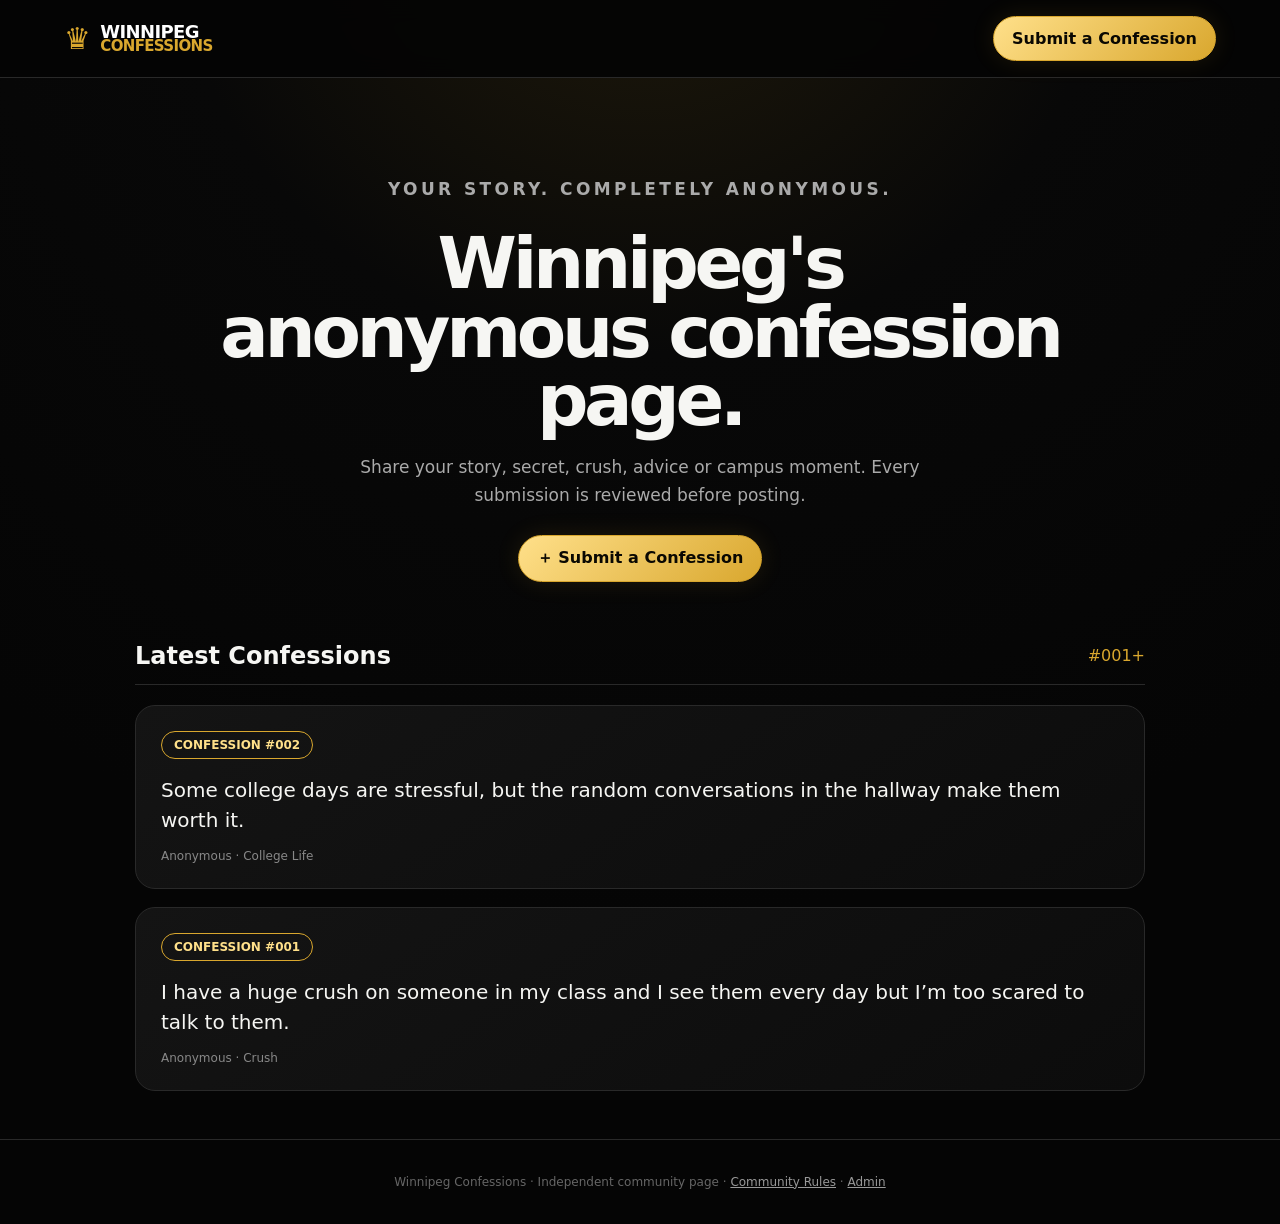
<file: index.html>
<!DOCTYPE html>
<html lang="en"><head><meta charset="UTF-8"><meta name="viewport" content="width=device-width,initial-scale=1"><title>Winnipeg Confessions</title><link rel="stylesheet" href="styles.css"></head>
<body>
<header class="top"><div class="brand"><span class="crown">♛</span><div><b>WINNIPEG</b><strong>CONFESSIONS</strong></div></div><a class="goldbtn" href="submit.html">Submit a Confession</a></header>
<main class="wrap"><section class="hero"><p class="eyebrow">YOUR STORY. COMPLETELY ANONYMOUS.</p><h1>Winnipeg's anonymous confession page.</h1><p>Share your story, secret, crush, advice or campus moment. Every submission is reviewed before posting.</p><a class="primary" href="submit.html">＋ Submit a Confession</a></section>
<section class="feedhead"><h2>Latest Confessions</h2><span id="count">#001+</span></section><div id="feed" class="feed"></div></main>
<footer>Winnipeg Confessions · Independent community page · <a href="rules.html">Community Rules</a> · <a href="admin.html">Admin</a></footer>
<script src="app.js"></script></body></html>
</file>
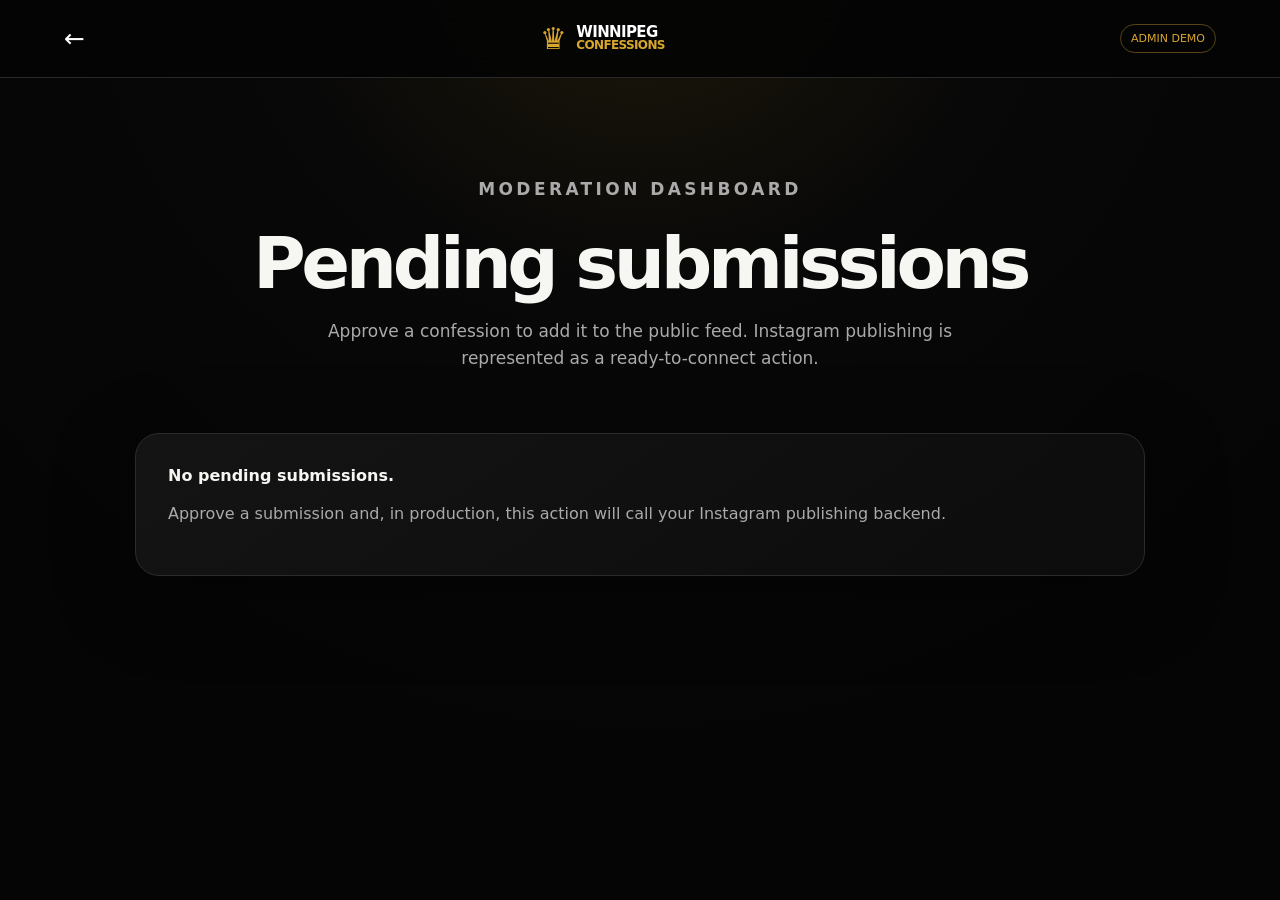
<file: admin.html>
<!DOCTYPE html><html lang="en"><head><meta charset="UTF-8"><meta name="viewport" content="width=device-width,initial-scale=1"><title>Admin · Winnipeg Confessions</title><link rel="stylesheet" href="styles.css"></head><body><header class="top"><a class="back" href="index.html">←</a><div class="brand small"><span class="crown">♛</span><div><b>WINNIPEG</b><strong>CONFESSIONS</strong></div></div><span class="adminbadge">ADMIN DEMO</span></header><main class="wrap"><section class="hero compact"><p class="eyebrow">MODERATION DASHBOARD</p><h1>Pending submissions</h1><p>Approve a confession to add it to the public feed. Instagram publishing is represented as a ready-to-connect action.</p></section><div id="pending" class="adminlist"></div></main><script src="app.js"></script></body></html>
</file>
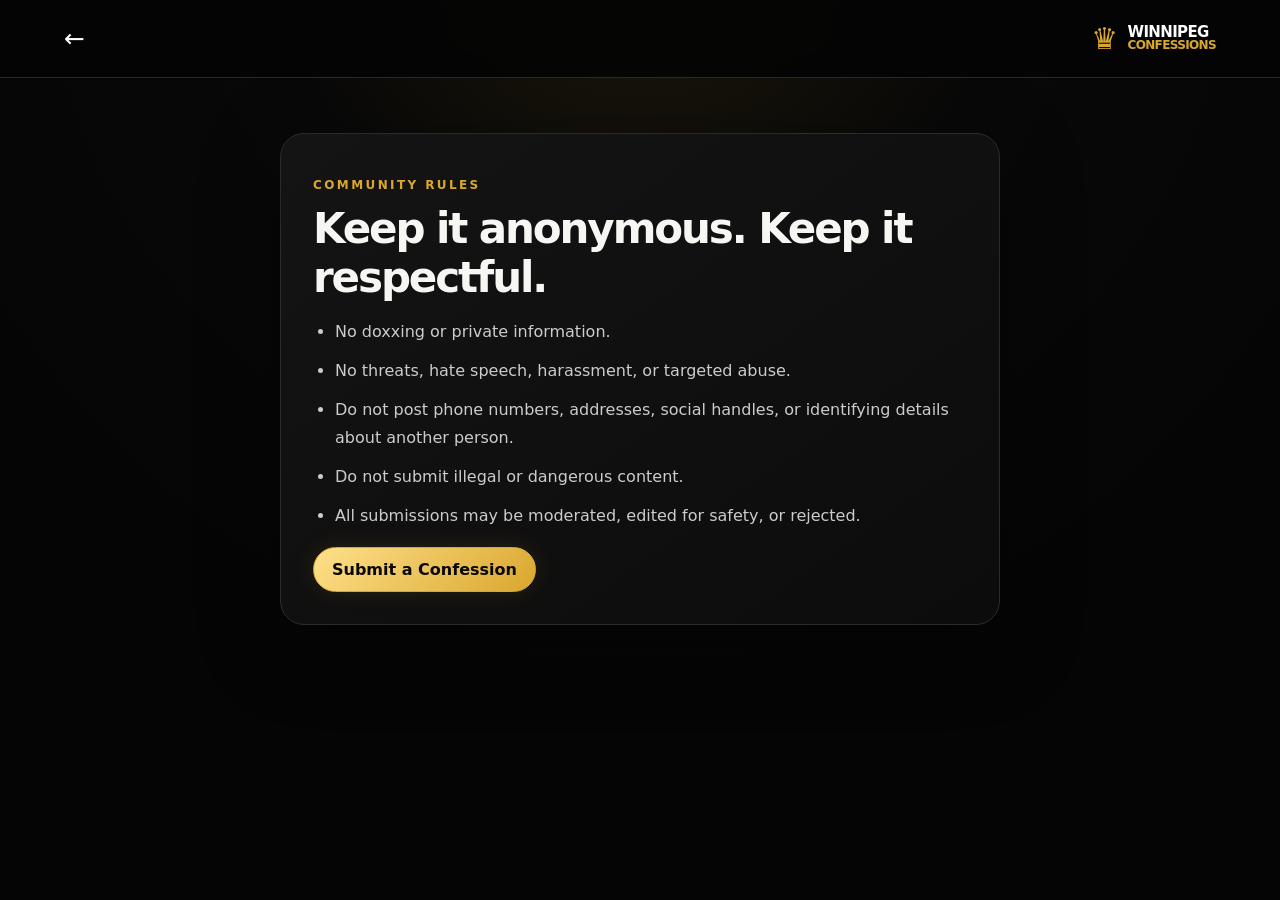
<file: rules.html>
<!DOCTYPE html><html lang="en"><head><meta charset="UTF-8"><meta name="viewport" content="width=device-width,initial-scale=1"><title>Rules · Winnipeg Confessions</title><link rel="stylesheet" href="styles.css"></head><body><header class="top"><a class="back" href="index.html">←</a><div class="brand small"><span class="crown">♛</span><div><b>WINNIPEG</b><strong>CONFESSIONS</strong></div></div></header><main class="formwrap"><div class="card"><p class="eyebrow">COMMUNITY RULES</p><h1>Keep it anonymous. Keep it respectful.</h1><ul class="rules"><li>No doxxing or private information.</li><li>No threats, hate speech, harassment, or targeted abuse.</li><li>Do not post phone numbers, addresses, social handles, or identifying details about another person.</li><li>Do not submit illegal or dangerous content.</li><li>All submissions may be moderated, edited for safety, or rejected.</li></ul><a class="primary" href="submit.html">Submit a Confession</a></div></main></body></html>
</file>
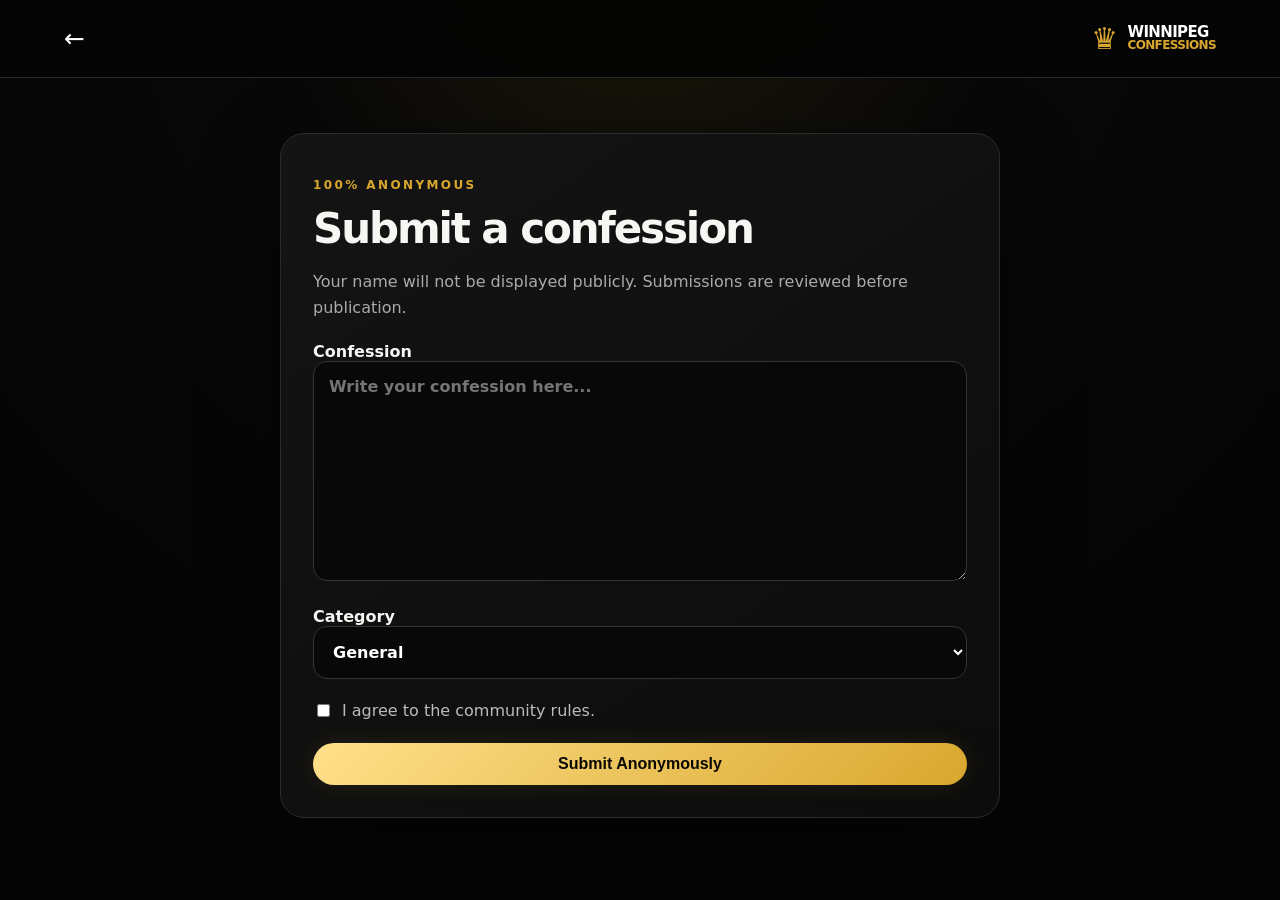
<file: submit.html>
<!DOCTYPE html><html lang="en"><head><meta charset="UTF-8"><meta name="viewport" content="width=device-width,initial-scale=1"><title>Submit · Winnipeg Confessions</title><link rel="stylesheet" href="styles.css"></head><body><header class="top"><a class="back" href="index.html">←</a><div class="brand small"><span class="crown">♛</span><div><b>WINNIPEG</b><strong>CONFESSIONS</strong></div></div></header><main class="formwrap"><div class="card formcard"><p class="eyebrow">100% ANONYMOUS</p><h1>Submit a confession</h1><p class="muted">Your name will not be displayed publicly. Submissions are reviewed before publication.</p><form id="submitForm"><label>Confession<textarea id="text" maxlength="700" required placeholder="Write your confession here..."></textarea></label><div class="row"><label>Category<select id="category"><option>General</option><option>Crush</option><option>Dating</option><option>College Life</option><option>Drama</option><option>Advice</option><option>Funny</option><option>Other</option></select></label></div><label class="check"><input type="checkbox" required> I agree to the community rules.</label><button class="primary full" type="submit">Submit Anonymously</button></form><div id="success" class="success hidden">Submitted! Your confession is now pending moderation.</div></div></main><script src="app.js"></script></body></html>
</file>
<file: styles.css>
:root{--bg:#050505;--panel:#101010;--gold:#d9a72e;--gold2:#ffe08a;--text:#f6f6f3;--muted:#aaa;--line:#292929}*{box-sizing:border-box}body{margin:0;background:radial-gradient(circle at 50% -10%,#211b0b 0,#080808 32%,#050505 70%);color:var(--text);font-family:Inter,system-ui,-apple-system,BlinkMacSystemFont,"Segoe UI",sans-serif;min-height:100vh}.top{height:78px;border-bottom:1px solid var(--line);display:flex;align-items:center;justify-content:space-between;padding:0 5%;position:sticky;top:0;background:rgba(5,5,5,.94);backdrop-filter:blur(12px);z-index:5}.brand{display:flex;align-items:center;gap:10px;letter-spacing:-.04em}.brand b,.brand strong{display:block;font-size:18px;line-height:.9}.brand b{color:#fff}.brand strong{color:var(--gold);font-size:15px}.brand.small b{font-size:15px}.brand.small strong{font-size:12px}.crown{color:var(--gold);font-size:30px;line-height:1}.goldbtn,.primary{display:inline-block;border:1px solid var(--gold);color:#0a0802;background:linear-gradient(135deg,var(--gold2),var(--gold));font-weight:800;text-decoration:none;border-radius:999px;padding:12px 18px;box-shadow:0 0 25px rgba(217,167,46,.12)}.wrap{max-width:1050px;margin:auto;padding:48px 20px}.hero{text-align:center;padding:50px 20px 60px}.hero.compact{padding-bottom:35px}.hero h1{font-size:clamp(36px,7vw,72px);line-height:.95;letter-spacing:-.06em;margin:10px auto 20px;max-width:850px}.hero p{max-width:650px;margin:0 auto 26px;color:var(--muted);font-size:17px;line-height:1.6}.eyebrow{color:var(--gold);font-size:12px;font-weight:900;letter-spacing:.2em}.feedhead{display:flex;justify-content:space-between;align-items:center;border-bottom:1px solid var(--line);padding-bottom:14px}.feedhead h2{margin:0}.feedhead span{color:var(--gold)}.feed{display:grid;gap:18px;margin-top:20px}.confession{background:linear-gradient(145deg,#141414,#0c0c0c);border:1px solid #292929;border-radius:20px;padding:25px;position:relative}.num{display:inline-block;border:1px solid var(--gold);border-radius:999px;color:var(--gold2);padding:6px 12px;font-size:12px;font-weight:900;margin-bottom:16px}.confession p{font-size:20px;line-height:1.5;margin:0 0 14px}.meta{color:#888;font-size:12px}.formwrap{max-width:760px;margin:auto;padding:55px 20px}.card{background:linear-gradient(145deg,#141414,#0c0c0c);border:1px solid #2b2b2b;border-radius:24px;padding:32px;box-shadow:0 20px 80px rgba(0,0,0,.35)}.formcard h1,.card h1{font-size:42px;letter-spacing:-.05em;margin:6px 0 10px}.muted{color:var(--muted);line-height:1.6}label{display:block;font-weight:700;margin:22px 0 8px}textarea,select{width:100%;background:#080808;color:#fff;border:1px solid #343434;border-radius:14px;padding:15px;font:inherit;outline:none}textarea{min-height:220px;resize:vertical}select{appearance:auto}.check{display:flex;gap:9px;align-items:center;font-weight:500;color:#bbb}.check input{accent-color:var(--gold)}.full{width:100%;border:0;cursor:pointer;margin-top:15px;font-size:16px}.success{margin-top:18px;border:1px solid #80651c;background:#1a160b;color:#f4d777;padding:14px;border-radius:14px}.hidden{display:none}.adminlist{display:grid;gap:12px}.adminitem{border:1px solid var(--line);border-radius:16px;padding:18px;background:#0e0e0e}.adminitem .actions{display:flex;gap:8px;margin-top:14px;flex-wrap:wrap}.btn{border:1px solid #444;background:#171717;color:#fff;border-radius:10px;padding:9px 12px;cursor:pointer}.approve{border-color:#8c6b1d;color:#f6d66d}.reject{border-color:#7d2929;color:#ff8585}.posted{color:#72d38b;font-size:12px;margin-top:8px}.adminbadge{font-size:11px;color:var(--gold);border:1px solid #574516;border-radius:999px;padding:7px 10px}.back{color:#fff;text-decoration:none;font-size:25px}.rules{line-height:1.8;color:#ccc;padding-left:22px}.rules li{margin:10px 0}footer{text-align:center;color:#666;font-size:12px;padding:35px 20px;border-top:1px solid var(--line)}footer a{color:#999}@media(max-width:650px){.top{padding:0 16px}.goldbtn{padding:10px 12px;font-size:12px}.hero{padding-top:35px}.hero h1{font-size:43px}.card{padding:23px}.formcard h1,.card h1{font-size:34px}.confession p{font-size:18px}}
</file>
